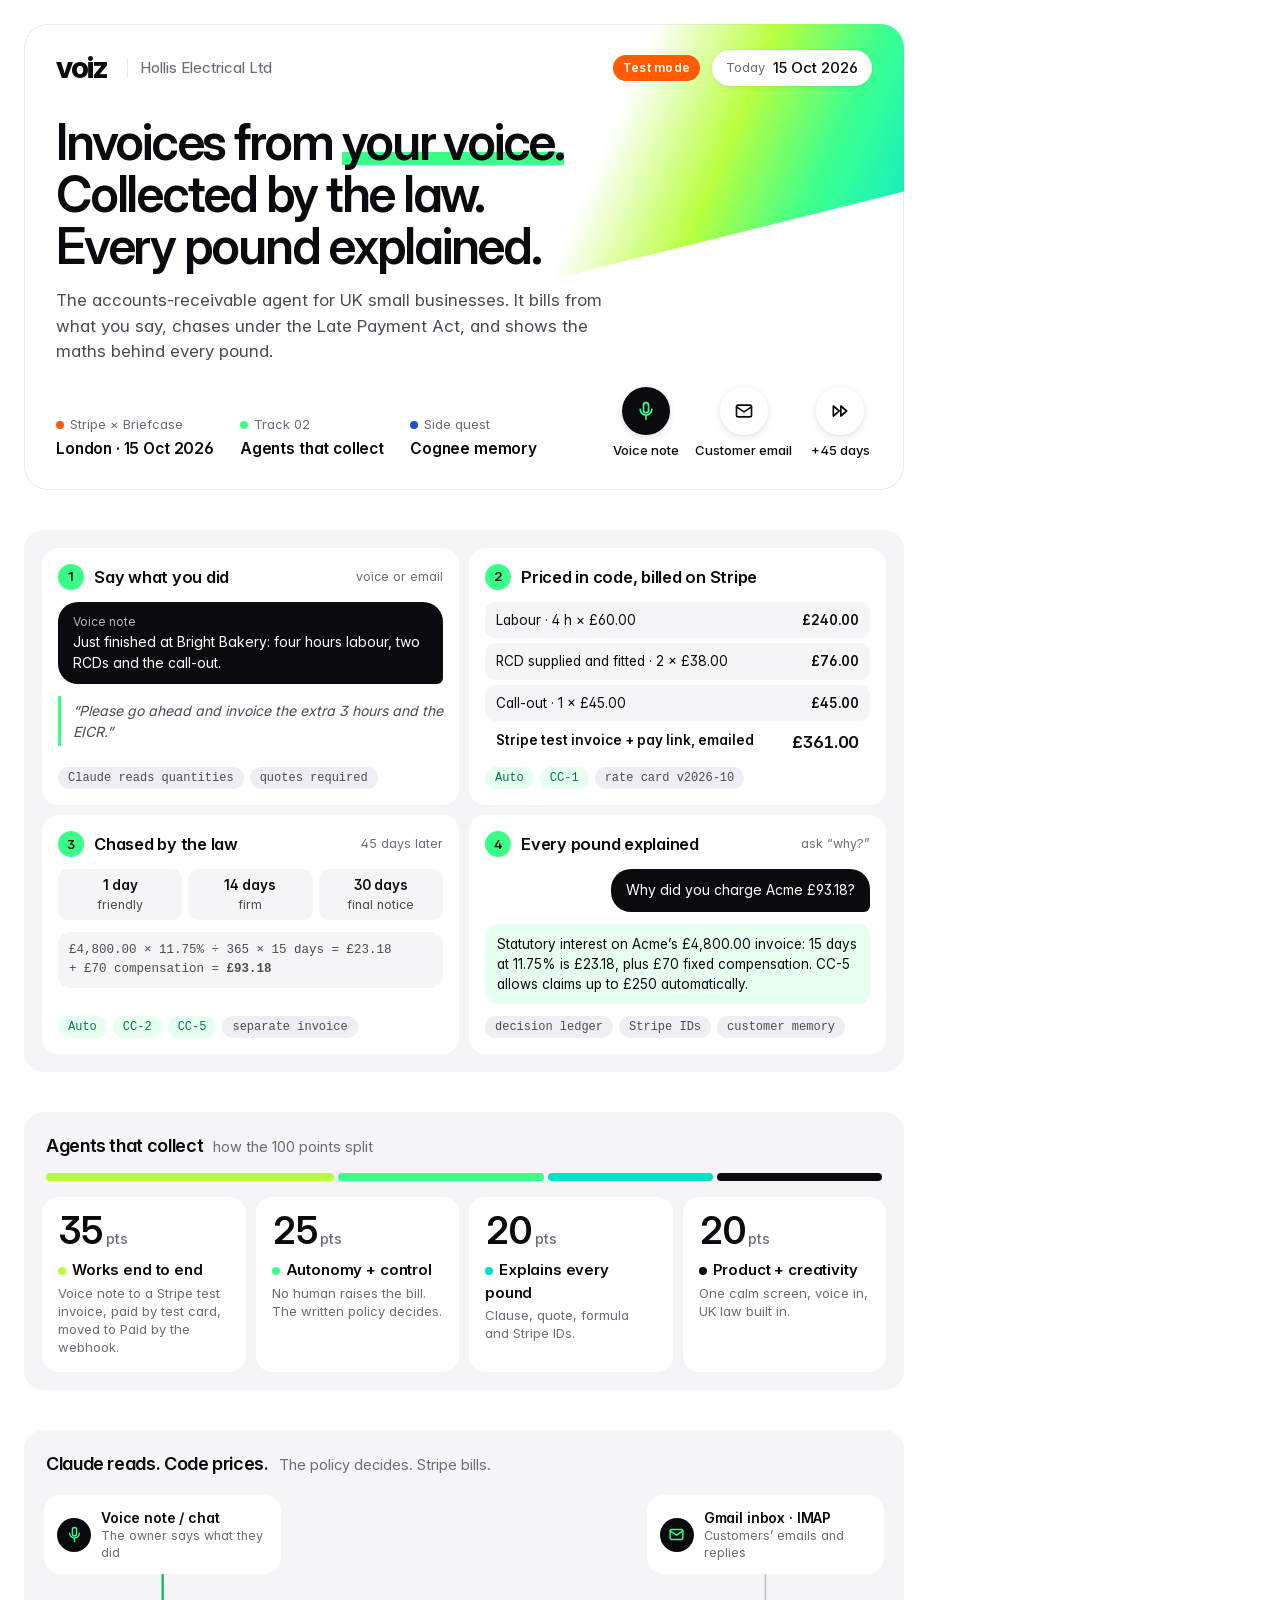
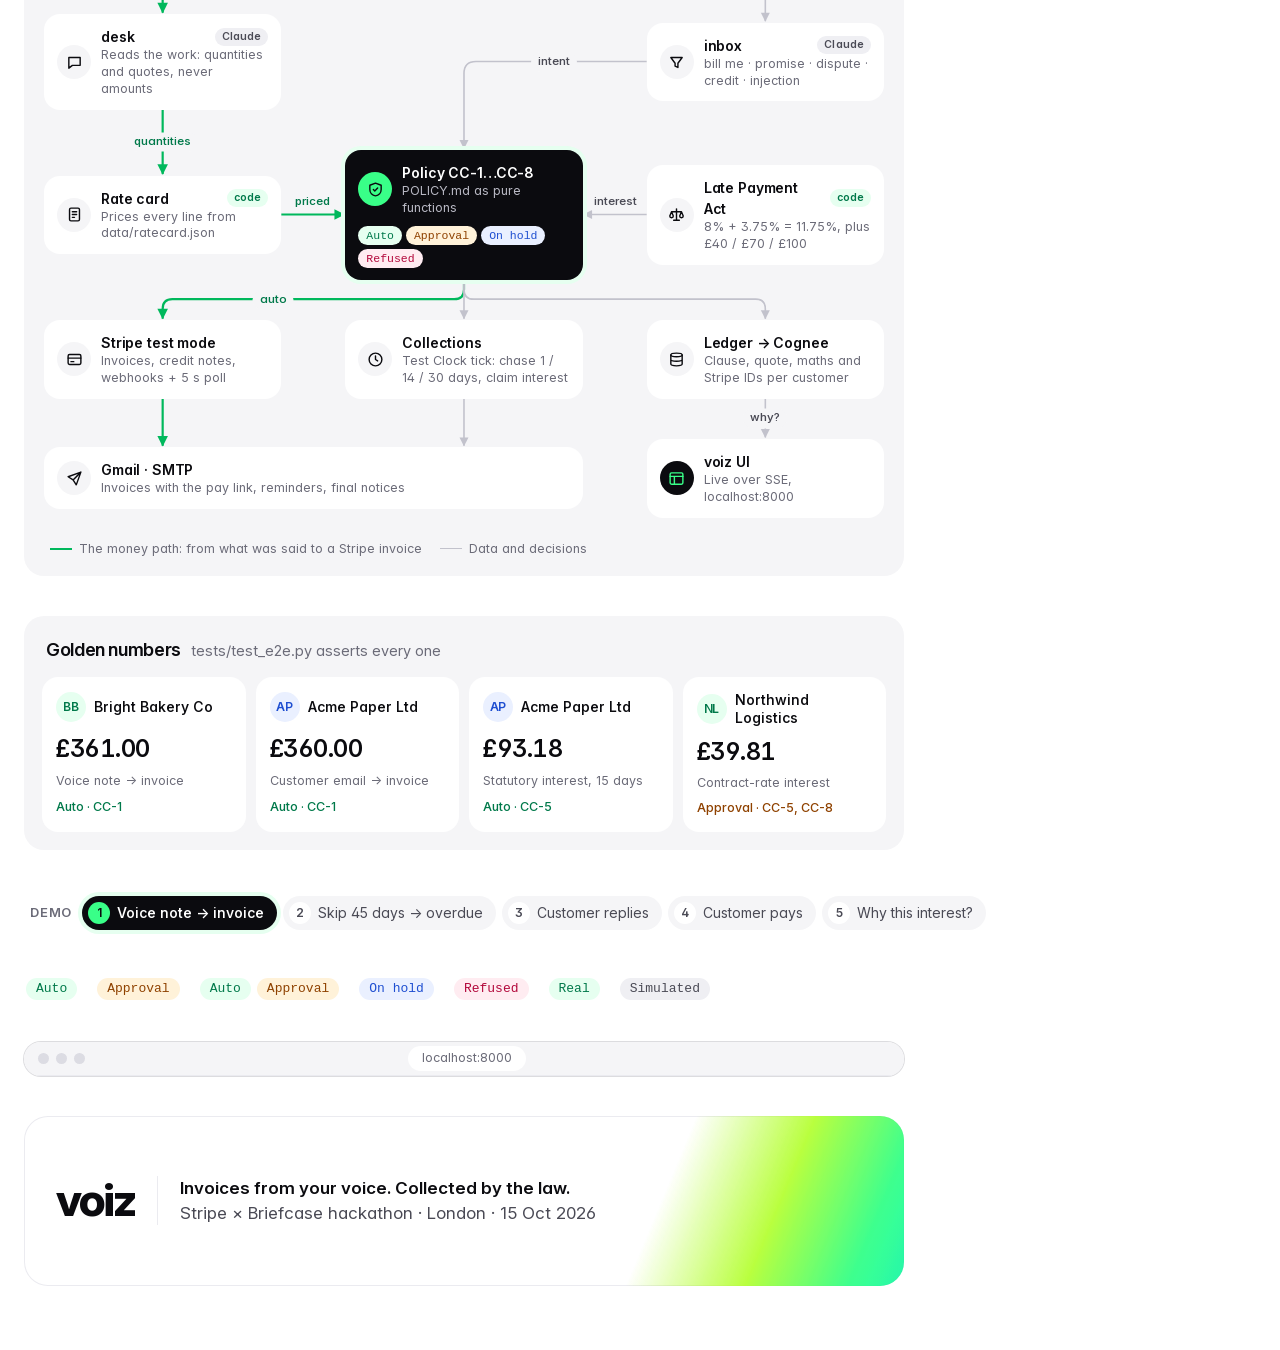
<file: docs/readme/assets.html>
<!doctype html>
<!-- Source of the README art. Every [data-asset] element becomes docs/readme/<name>-light.png and <name>-dark.png
     (or <name>.png for data-single ones) via `python docs/readme/build.py`. Open with ?preview or ?preview&theme=dark to look. -->
<html lang="en-GB">
<head>
  <meta charset="utf-8">
  <title>voiz README art</title>
  <link rel="stylesheet" href="../../web/styles.css">
  <link rel="stylesheet" href="assets.css">
  <script>
    const q = new URLSearchParams(location.search);
    if (q.get("theme") === "dark") document.documentElement.classList.add("dark");
    if (q.has("preview")) document.documentElement.classList.add("preview");
  </script>
</head>
<body>

<!-- ============ hero ============ -->
<section class="asset block card hero-card" data-asset="hero">
  <div class="ribbon-art"></div>
  <div class="hero-bar">
    <span class="wordmark">voiz</span><span class="biz">Hollis Electrical Ltd</span>
    <span class="grow"></span>
    <span class="test">Test mode</span>
    <span class="clock-pill"><small>Today</small>15 Oct 2026</span>
  </div>
  <div class="hero-copy">
    <h1 class="hero-title"><span>Invoices from <span class="lit">your voice.</span></span><span>Collected by the law.</span><span>Every pound explained.</span></h1>
    <p class="hero-sub">The accounts-receivable agent for UK small businesses. It bills from what you say, chases under the Late Payment Act, and shows the maths behind every pound.</p>
  </div>
  <div class="hero-foot">
    <div class="facts">
      <div class="fact"><div class="stat-label"><i style="background:var(--test)"></i>Stripe × Briefcase</div><b>London · 15 Oct 2026</b></div>
      <div class="fact"><div class="stat-label"><i style="background:var(--neon)"></i>Track 02</div><b>Agents that collect</b></div>
      <div class="fact"><div class="stat-label"><i style="background:var(--blue)"></i>Side quest</div><b>Cognee memory</b></div>
    </div>
    <div class="actions">
      <span class="act primary"><span class="act-ic"><svg viewBox="0 0 24 24" fill="none" stroke="currentColor" stroke-width="2" stroke-linecap="round"><rect x="9" y="2" width="6" height="12" rx="3"/><path d="M5 10a7 7 0 0 0 14 0M12 17v5"/></svg></span>Voice note</span>
      <span class="act"><span class="act-ic"><svg viewBox="0 0 24 24" fill="none" stroke="currentColor" stroke-width="2" stroke-linecap="round" stroke-linejoin="round"><rect x="3" y="5" width="18" height="14" rx="2"/><path d="m3 7 9 6 9-6"/></svg></span>Customer email</span>
      <span class="act"><span class="act-ic"><svg viewBox="0 0 24 24" fill="none" stroke="currentColor" stroke-width="2" stroke-linecap="round" stroke-linejoin="round"><path d="m4 6 7 6-7 6zM13 6l7 6-7 6z"/></svg></span>+45 days</span>
    </div>
  </div>
</section>

<!-- ============ four moves ============ -->
<section class="asset block sheet" data-asset="moves">
  <div class="moves">
    <div class="move">
      <div class="move-head"><span class="step-n">1</span><h3>Say what you did</h3><small>voice or email</small></div>
      <div class="msg user"><small>Voice note</small>Just finished at Bright Bakery: four hours labour, two RCDs and the call-out.</div>
      <div class="quote">“Please go ahead and invoice the extra 3 hours and the EICR.”</div>
      <div class="chips"><span class="chip">Claude reads quantities</span><span class="chip">quotes required</span></div>
    </div>
    <div class="move">
      <div class="move-head"><span class="step-n">2</span><h3>Priced in code, billed on Stripe</h3></div>
      <div class="lines">
        <div class="line"><span>Labour · 4 h × £60.00</span><span>£240.00</span></div>
        <div class="line"><span>RCD supplied and fitted · 2 × £38.00</span><span>£76.00</span></div>
        <div class="line"><span>Call-out · 1 × £45.00</span><span>£45.00</span></div>
        <div class="line total"><span>Stripe test invoice + pay link, emailed</span><span>£361.00</span></div>
      </div>
      <div class="chips"><span class="chip auto">Auto</span><span class="chip auto">CC-1</span><span class="chip">rate card v2026-10</span></div>
    </div>
    <div class="move">
      <div class="move-head"><span class="step-n">3</span><h3>Chased by the law</h3><small>45 days later</small></div>
      <div class="ladder"><span><b>1 day</b>friendly</span><span><b>14 days</b>firm</span><span><b>30 days</b>final notice</span></div>
      <div class="formula">£4,800.00 × 11.75% ÷ 365 × 15 days = £23.18<br>+ £70 compensation = <b>£93.18</b></div>
      <div class="chips"><span class="chip auto">Auto</span><span class="chip auto">CC-2</span><span class="chip auto">CC-5</span><span class="chip">separate invoice</span></div>
    </div>
    <div class="move">
      <div class="move-head"><span class="step-n">4</span><h3>Every pound explained</h3><small>ask “why?”</small></div>
      <div class="msg user">Why did you charge Acme £93.18?</div>
      <div class="answer">Statutory interest on Acme’s £4,800.00 invoice: 15 days at 11.75% is £23.18, plus £70 fixed compensation. CC-5 allows claims up to £250 automatically.</div>
      <div class="chips"><span class="chip">decision ledger</span><span class="chip">Stripe IDs</span><span class="chip">customer memory</span></div>
    </div>
  </div>
</section>

<!-- ============ Track 02 scorecard ============ -->
<section class="asset block sheet" data-asset="scorecard">
  <div class="sheet-head"><h2>Agents that collect</h2><span class="d-sub">how the 100 points split</span></div>
  <div class="score-bar"><i style="flex:35;background:#B6FF3B"></i><i style="flex:25;background:var(--neon)"></i><i style="flex:20;background:#00E0C6"></i><i style="flex:20;background:var(--ink)"></i></div>
  <div class="scores">
    <div class="score"><div class="score-n">35<small>pts</small></div><h3><i class="dot" style="background:#B6FF3B"></i>Works end to end</h3><p>Voice note to a Stripe test invoice, paid by test card, moved to Paid by the webhook.</p></div>
    <div class="score"><div class="score-n">25<small>pts</small></div><h3><i class="dot" style="background:var(--neon)"></i>Autonomy + control</h3><p>No human raises the bill. The written policy decides.</p></div>
    <div class="score"><div class="score-n">20<small>pts</small></div><h3><i class="dot" style="background:#00E0C6"></i>Explains every pound</h3><p>Clause, quote, formula and Stripe IDs.</p></div>
    <div class="score"><div class="score-n">20<small>pts</small></div><h3><i class="dot" style="background:var(--ink)"></i>Product + creativity</h3><p>One calm screen, voice in, UK law built in.</p></div>
  </div>
</section>

<!-- ============ architecture ============ -->
<section class="asset block sheet arch" data-asset="architecture">
  <div class="sheet-head"><h2>Claude reads. Code prices.</h2><span class="d-sub">The policy decides. Stripe bills.</span></div>
  <div class="arch-grid" id="arch">
    <div class="node src" id="n-voice" style="grid-area:voice"><span class="ic"><svg viewBox="0 0 24 24" fill="none" stroke="currentColor" stroke-width="2" stroke-linecap="round"><rect x="9" y="2" width="6" height="12" rx="3"/><path d="M5 10a7 7 0 0 0 14 0M12 17v5"/></svg></span><b>Voice note / chat</b><span class="sub">The owner says what they did</span></div>
    <div class="node src" id="n-mail" style="grid-area:mail"><span class="ic"><svg viewBox="0 0 24 24" fill="none" stroke="currentColor" stroke-width="2" stroke-linecap="round" stroke-linejoin="round"><rect x="3" y="5" width="18" height="14" rx="2"/><path d="m3 7 9 6 9-6"/></svg></span><b>Gmail inbox · IMAP</b><span class="sub">Customers’ emails and replies</span></div>
    <div class="node" id="n-desk" style="grid-area:desk"><span class="ic"><svg viewBox="0 0 24 24" fill="none" stroke="currentColor" stroke-width="2" stroke-linecap="round" stroke-linejoin="round"><path d="M4 5h16v11H9l-5 4z"/></svg></span><b>desk <em class="tag claude">Claude</em></b><span class="sub">Reads the work: quantities and quotes, never amounts</span></div>
    <div class="node" id="n-inbox" style="grid-area:inbox"><span class="ic"><svg viewBox="0 0 24 24" fill="none" stroke="currentColor" stroke-width="2" stroke-linecap="round" stroke-linejoin="round"><path d="M4 5h16l-6 8v6l-4-2v-4z"/></svg></span><b>inbox <em class="tag claude">Claude</em></b><span class="sub">bill me · promise · dispute · credit · injection</span></div>
    <div class="node" id="n-rate" style="grid-area:rate"><span class="ic"><svg viewBox="0 0 24 24" fill="none" stroke="currentColor" stroke-width="2" stroke-linecap="round" stroke-linejoin="round"><rect x="5" y="3" width="14" height="18" rx="2"/><path d="M9 8h6M9 12h6M9 16h3"/></svg></span><b>Rate card <em class="tag code">code</em></b><span class="sub">Prices every line from data/ratecard.json</span></div>
    <div class="node policy" id="n-policy" style="grid-area:policy"><span class="ic"><svg viewBox="0 0 24 24" fill="none" stroke="currentColor" stroke-width="2" stroke-linecap="round" stroke-linejoin="round"><path d="M12 3 4 6v6c0 4.5 3.4 8.3 8 9 4.6-.7 8-4.5 8-9V6z"/><path d="m9 12 2 2 4-4"/></svg></span><b>Policy CC-1…CC-8</b><span class="sub">POLICY.md as pure functions</span>
      <div class="outs"><span class="chip auto">Auto</span><span class="chip needs_approval">Approval</span><span class="chip hold">On hold</span><span class="chip deny">Refused</span></div></div>
    <div class="node" id="n-law" style="grid-area:law"><span class="ic"><svg viewBox="0 0 24 24" fill="none" stroke="currentColor" stroke-width="2" stroke-linecap="round" stroke-linejoin="round"><path d="M12 4v16M8 20h8M5 8h14M5 8l-2.5 6a2.5 2.5 0 0 0 5 0zM19 8l-2.5 6a2.5 2.5 0 0 0 5 0z"/></svg></span><b>Late Payment Act <em class="tag code">code</em></b><span class="sub">8% + 3.75% = 11.75%, plus £40 / £70 / £100</span></div>
    <div class="node" id="n-stripe" style="grid-area:stripe"><span class="ic"><svg viewBox="0 0 24 24" fill="none" stroke="currentColor" stroke-width="2" stroke-linecap="round" stroke-linejoin="round"><rect x="3" y="5" width="18" height="14" rx="2"/><path d="M3 10h18M7 15h4"/></svg></span><b>Stripe test mode</b><span class="sub">Invoices, credit notes, webhooks + 5 s poll</span></div>
    <div class="node" id="n-collect" style="grid-area:collect"><span class="ic"><svg viewBox="0 0 24 24" fill="none" stroke="currentColor" stroke-width="2" stroke-linecap="round" stroke-linejoin="round"><circle cx="12" cy="12" r="9"/><path d="M12 7v5l3 2"/></svg></span><b>Collections</b><span class="sub">Test Clock tick: chase 1 / 14 / 30 days, claim interest</span></div>
    <div class="node" id="n-ledger" style="grid-area:ledger"><span class="ic"><svg viewBox="0 0 24 24" fill="none" stroke="currentColor" stroke-width="2" stroke-linecap="round" stroke-linejoin="round"><ellipse cx="12" cy="5.5" rx="8" ry="2.5"/><path d="M4 5.5v13c0 1.4 3.6 2.5 8 2.5s8-1.1 8-2.5v-13M4 12c0 1.4 3.6 2.5 8 2.5s8-1.1 8-2.5"/></svg></span><b>Ledger → Cognee</b><span class="sub">Clause, quote, maths and Stripe IDs per customer</span></div>
    <div class="node" id="n-smtp" style="grid-area:smtp"><span class="ic"><svg viewBox="0 0 24 24" fill="none" stroke="currentColor" stroke-width="2" stroke-linecap="round" stroke-linejoin="round"><path d="M21 3 10 14M21 3l-6.5 18-4.5-7-7-4.5z"/></svg></span><b>Gmail · SMTP</b><span class="sub">Invoices with the pay link, reminders, final notices</span></div>
    <div class="node src" id="n-ui" style="grid-area:ui"><span class="ic"><svg viewBox="0 0 24 24" fill="none" stroke="currentColor" stroke-width="2" stroke-linecap="round" stroke-linejoin="round"><rect x="3" y="4" width="18" height="16" rx="2"/><path d="M3 9h18M9 9v11"/></svg></span><b>voiz UI</b><span class="sub">Live over SSE, localhost:8000</span></div>
  </div>
  <svg class="wires" id="wires" aria-hidden="true"></svg>
  <div class="legend"><span><i></i>The money path: from what was said to a Stripe invoice</span><span><i class="cold"></i>Data and decisions</span></div>
</section>

<!-- ============ golden numbers ============ -->
<section class="asset block sheet" data-asset="golden">
  <div class="sheet-head"><h2>Golden numbers</h2><span class="d-sub">tests/test_e2e.py asserts every one</span></div>
  <div class="golden">
    <div class="tile"><span class="tile-top" data-avatar="bright" data-name="Bright Bakery Co"><span class="tile-name">Bright Bakery Co</span></span><span class="tile-amt">£361.00</span><span class="tile-sub">Voice note → invoice</span><span class="st auto">Auto · CC-1</span></div>
    <div class="tile"><span class="tile-top" data-avatar="acme" data-name="Acme Paper Ltd"><span class="tile-name">Acme Paper Ltd</span></span><span class="tile-amt">£360.00</span><span class="tile-sub">Customer email → invoice</span><span class="st auto">Auto · CC-1</span></div>
    <div class="tile"><span class="tile-top" data-avatar="acme" data-name="Acme Paper Ltd"><span class="tile-name">Acme Paper Ltd</span></span><span class="tile-amt">£93.18</span><span class="tile-sub">Statutory interest, 15 days</span><span class="st auto">Auto · CC-5</span></div>
    <div class="tile"><span class="tile-top" data-avatar="northwind" data-name="Northwind Logistics Ltd"><span class="tile-name">Northwind Logistics</span></span><span class="tile-amt">£39.81</span><span class="tile-sub">Contract-rate interest</span><span class="st needs_approval">Approval · CC-5, CC-8</span></div>
  </div>
</section>

<!-- ============ demo strip ============ -->
<div class="asset" data-asset="demo-steps" style="display:inline-block">
  <nav class="demo-art">
    <span class="demo-label">Demo</span>
    <span class="step current"><span class="step-n">1</span>Voice note → invoice</span>
    <span class="step"><span class="step-n">2</span>Skip 45 days → overdue</span>
    <span class="step"><span class="step-n">3</span>Customer replies</span>
    <span class="step"><span class="step-n">4</span>Customer pays</span>
    <span class="step"><span class="step-n">5</span>Why this interest?</span>
  </nav>
</div>

<!-- ============ chips (one variant: they read on light and dark) ============ -->
<div>
  <span class="asset inline chip-art" data-asset="chip-auto" data-single><span class="chip auto">Auto</span></span>
  <span class="asset inline chip-art" data-asset="chip-approval" data-single><span class="chip needs_approval">Approval</span></span>
  <span class="asset inline chip-art" data-asset="chips-auto-approval" data-single><span class="chip auto">Auto</span><span class="chip needs_approval">Approval</span></span>
  <span class="asset inline chip-art" data-asset="chip-hold" data-single><span class="chip hold">On hold</span></span>
  <span class="asset inline chip-art" data-asset="chip-refused" data-single><span class="chip deny">Refused</span></span>
  <span class="asset inline chip-art" data-asset="chip-real" data-single><span class="chip real">Real</span></span>
  <span class="asset inline chip-art" data-asset="chip-simulated" data-single><span class="chip">Simulated</span></span>
</div>

<!-- ============ the real UI ============ -->
<section class="asset block window" data-asset="app" data-single>
  <div class="window-bar"><i></i><i></i><i></i><span class="url">localhost:8000</span></div>
  <img id="app-shot" alt="">
</section>

<!-- ============ footer ============ -->
<section class="asset block card foot-card" data-asset="footer">
  <div class="ribbon-art"></div>
  <span class="wordmark">voiz</span>
  <p><b>Invoices from your voice. Collected by the law.</b><br>Stripe × Briefcase hackathon · London · 15 Oct 2026</p>
</section>

<script>
  // Avatars: the same colour hash as web/app.js, so customers look the same as on the board.
  const PALETTE = [["#E6FFF0", "#00794A"], ["#EAF0FF", "#1F4FD1"], ["#FFF2D9", "#8F4200"], ["#FFECF1", "#B3093C"], ["#F1EAFF", "#5B2DB3"]];
  function initials(name) {
    const w = String(name).replace(/\b(ltd|limited|co|plc|llp)\b\.?/gi, "").trim().split(/\s+/);
    return ((w[0] || "?")[0] + (w[1] ? w[1][0] : "")).toUpperCase();
  }
  document.querySelectorAll("[data-avatar]").forEach((el) => {
    let h = 0;
    for (const ch of el.dataset.avatar) h = (h * 31 + ch.charCodeAt(0)) >>> 0;
    const [bg, fg] = PALETTE[h % PALETTE.length];
    el.insertAdjacentHTML("afterbegin", `<span class="avatar sm" style="background:${bg};color:${fg}">${initials(el.dataset.name)}</span>`);
  });

  // Architecture wires: orthogonal, rounded elbows, measured from the laid-out nodes.
  const EDGES = [
    ["voice", "b", "desk", "t", { hot: true }],
    ["mail", "b", "inbox", "t"],
    ["desk", "b", "rate", "t", { hot: true, label: "quantities", at: .5 }],
    ["rate", "r", "policy", "l", { hot: true, label: "priced", at: .5, dy: -13 }],
    ["law", "l", "policy", "r", { label: "interest", at: .5, dy: -13 }],
    ["inbox", "l", "policy", "t", { label: "intent", at: .35 }],
    ["policy", "b", "stripe", "t", { hot: true, label: "auto", at: .62 }],
    ["policy", "b", "collect", "t"],
    ["policy", "b", "ledger", "t"],
    ["stripe", "b", "smtp", "t", { hot: true }],
    ["collect", "b", "smtp", "t"],
    ["ledger", "b", "ui", "t", { label: "why?", at: .5 }],
  ];
  function anchor(r, side) {
    return side === "b" ? [r.x + r.w / 2, r.y + r.h] : side === "t" ? [r.x + r.w / 2, r.y]
      : side === "l" ? [r.x, r.y + r.h / 2] : [r.x + r.w, r.y + r.h / 2];
  }
  function rounded(pts, rad) {
    let d = `M${pts[0][0]},${pts[0][1]}`;
    for (let i = 1; i < pts.length - 1; i++) {
      const [px, py] = pts[i - 1], [x, y] = pts[i], [nx, ny] = pts[i + 1];
      const r = Math.min(rad, Math.hypot(x - px, y - py) / 2, Math.hypot(nx - x, ny - y) / 2);
      const ax = x - Math.sign(x - px) * r, ay = y - Math.sign(y - py) * r;
      const bx = x + Math.sign(nx - x) * r, by = y + Math.sign(ny - y) * r;
      d += ` L${ax},${ay} Q${x},${y} ${bx},${by}`;
    }
    const [lx, ly] = pts[pts.length - 1];
    return d + ` L${lx},${ly}`;
  }
  function drawWires() {
    const host = document.querySelector(".arch"), svg = document.getElementById("wires");
    const o = host.getBoundingClientRect();
    const box = (id) => { const r = document.getElementById("n-" + id).getBoundingClientRect(); return { x: r.left - o.left, y: r.top - o.top, w: r.width, h: r.height }; };
    const NS = "http://www.w3.org/2000/svg";
    svg.innerHTML = `<defs>
      <marker id="tip" viewBox="0 0 10 10" refX="8.5" refY="5" markerWidth="7" markerHeight="7" orient="auto-start-reverse"><path d="M1 1 9 5 1 9z" style="fill:var(--wire);stroke:none"/></marker>
      <marker id="tip-hot" viewBox="0 0 10 10" refX="8.5" refY="5" markerWidth="6" markerHeight="6" orient="auto-start-reverse"><path d="M1 1 9 5 1 9z" style="fill:var(--wire-hot);stroke:none"/></marker></defs>`;
    for (const [a, sa, b, sb, opt = {}] of EDGES) {
      const A = box(a), B = box(b);
      let [x1, y1] = anchor(A, sa), [x2, y2] = anchor(B, sb);
      if (sa === "b" && sb === "t" && x1 > B.x + 24 && x1 < B.x + B.w - 24) x2 = x1;   // drop straight in when it lands on the node
      y2 -= sb === "t" ? 1 : 0;
      x2 += sb === "r" ? 1 : sb === "l" ? -1 : 0;
      let pts;
      if (sa === "b" && sb === "t") pts = x1 === x2 ? [[x1, y1], [x2, y2]] : [[x1, y1], [x1, (y1 + y2) / 2], [x2, (y1 + y2) / 2], [x2, y2]];
      else if ("lr".includes(sa) && "lr".includes(sb)) pts = Math.abs(y1 - y2) < 1 ? [[x1, y1], [x2, y1]] : [[x1, y1], [(x1 + x2) / 2, y1], [(x1 + x2) / 2, y2], [x2, y2]];
      else pts = [[x1, y1], [x2, y1], [x2, y2]];                                       // one elbow: across, then down
      const p = document.createElementNS(NS, "path");
      p.setAttribute("d", rounded(pts, 12));
      if (opt.hot) p.setAttribute("class", "hot");
      p.setAttribute("marker-end", `url(#${opt.hot ? "tip-hot" : "tip"})`);
      svg.appendChild(p);
      if (opt.label) {
        const at = p.getPointAtLength(p.getTotalLength() * (opt.at ?? .5));
        host.insertAdjacentHTML("beforeend", `<span class="wire-label ${opt.hot ? "hot" : ""}" style="left:${at.x}px;top:${at.y + (opt.dy || 0)}px">${opt.label}</span>`);
      }
    }
  }

  document.fonts.ready.then(() => requestAnimationFrame(() => { drawWires(); window.__ready = true; }));
</script>
</body>
</html>
</file>
<file: web/styles.css>
@font-face {
  font-family: "Inter var";
  src: url("fonts/InterVariable.woff2") format("woff2");
  font-weight: 100 900;
  font-display: swap;
}

:root {
  --bg: #FFFFFF;
  --surface: #F5F5F7;
  --surface-2: #EDEDF1;
  --ink: #0B0B0F;
  --ink-2: #4A4A55;
  --muted: #6B6B78;            /* 5.0:1 on white */
  --line: #EBEBF0;
  --neon: #39FF88;
  --neon-hover: #1FF076;
  --neon-soft: #E6FFF0;
  --green: #00794A;            /* green text on white, 5.5:1 */
  --red: #B3093C;   --red-bg: #FFECF1;
  --amber: #8F4200; --amber-bg: #FFF2D9;
  --blue: #1F4FD1;  --blue-bg: #EAF0FF;
  --grey-bg: #EFEFF3;
  --test: #FF5B00;
  --r-card: 20px; --r-btn: 999px;
  --shadow-sheet: -24px 0 60px -20px rgba(11,11,15,.25);
  --font: "Inter var", Inter, -apple-system, "Segoe UI", system-ui, sans-serif;
  --mono: ui-monospace, "SF Mono", Consolas, monospace;
}

* { box-sizing: border-box; }
html, body { height: 100%; }
body {
  margin: 0; background: var(--bg); color: var(--ink);
  font: 400 16px/1.5 var(--font); font-feature-settings: "cv11", "ss01";
  -webkit-font-smoothing: antialiased;
}
button, input, select, textarea { font: inherit; color: inherit; }
button { cursor: pointer; }
a { color: var(--green); }
:focus-visible { outline: 3px solid var(--ink); outline-offset: 2px; border-radius: 8px; }
.num, .amt { font-variant-numeric: tabular-nums; }
.sr { position: absolute; width: 1px; height: 1px; overflow: hidden; clip: rect(0 0 0 0); white-space: nowrap; }
[hidden] { display: none !important; }

/* ---------- page frame ---------- */
.app { display: grid; grid-template-rows: auto auto 1fr; height: 100vh; max-width: 1240px; margin: 0 auto; padding: 0 28px; }

.bar { display: flex; align-items: center; gap: 14px; height: 68px; }
.brand { display: flex; align-items: center; gap: 10px; font-weight: 650; font-size: 22px; letter-spacing: -0.03em; }
.brand .dot { width: 12px; height: 12px; border-radius: 50%; background: var(--neon); box-shadow: 0 0 0 5px var(--neon-soft); }
.biz { font-weight: 450; font-size: 15px; color: var(--muted); letter-spacing: 0; margin-left: 4px; }
.grow { flex: 1; }
.test { font-size: 12px; font-weight: 600; color: #fff; background: var(--test); border-radius: var(--r-btn); padding: 4px 10px; letter-spacing: .02em; }
.clock-pill { display: inline-flex; align-items: center; gap: 8px; background: var(--surface); border-radius: var(--r-btn); padding: 7px 14px; font-size: 15px; font-weight: 500; }
.clock-pill small { color: var(--muted); font-weight: 400; font-size: 13px; }
.icon-btn { width: 40px; height: 40px; border-radius: 50%; border: 0; background: var(--surface); display: grid; place-items: center; }
.icon-btn:hover { background: var(--surface-2); }
.icon-btn svg { width: 18px; height: 18px; }
.menu { position: absolute; right: 28px; top: 62px; background: #fff; border-radius: 16px; box-shadow: 0 20px 50px -12px rgba(11,11,15,.25), 0 0 0 1px var(--line); padding: 8px; min-width: 260px; z-index: 30; }
.menu button { display: block; width: 100%; text-align: left; border: 0; background: none; padding: 10px 12px; border-radius: 10px; font-size: 15px; }
.menu button:hover { background: var(--surface); }
.menu .status { padding: 8px 12px 6px; font-size: 13px; color: var(--muted); border-top: 1px solid var(--line); margin-top: 6px; display: grid; gap: 4px; }
.menu .status b { color: var(--ink); font-weight: 500; }

/* ---------- hero ---------- */
.hero { display: grid; grid-template-columns: auto 1fr auto; align-items: end; gap: 40px; padding: 14px 0 26px; }
.hero-label { font-size: 15px; color: var(--muted); }
.hero-value { font-size: 52px; font-weight: 600; letter-spacing: -0.04em; line-height: 1.05; font-variant-numeric: tabular-nums; }
.stats { display: flex; gap: 32px; padding-bottom: 6px; }
.stat-label { font-size: 14px; color: var(--muted); display: flex; align-items: center; gap: 6px; }
.stat-label i { width: 8px; height: 8px; border-radius: 50%; display: inline-block; }
.stat-value { font-size: 20px; font-weight: 600; letter-spacing: -0.02em; font-variant-numeric: tabular-nums; }
.flash { animation: flash 1s ease-out; }
@keyframes flash { from { color: var(--green); } to { color: inherit; } }
.actions { display: flex; gap: 18px; }
.act { display: grid; justify-items: center; gap: 6px; border: 0; background: none; padding: 0; font-size: 13px; color: var(--ink-2); min-width: 64px; }
.act-ic { width: 48px; height: 48px; border-radius: 50%; background: var(--surface); display: grid; place-items: center; transition: background .15s, transform .15s; }
.act:hover .act-ic { background: var(--surface-2); }
.act.primary .act-ic { background: var(--neon); }
.act.primary:hover .act-ic { background: var(--neon-hover); }
.act.on .act-ic { background: var(--neon); animation: ring 1.2s ease-out infinite; }
.act:disabled { opacity: .45; cursor: progress; }
.act-ic svg { width: 20px; height: 20px; }
@keyframes ring { from { box-shadow: 0 0 0 0 rgba(57,255,136,.6); } to { box-shadow: 0 0 0 16px rgba(57,255,136,0); } }

/* ---------- columns ---------- */
.cols { display: grid; grid-template-columns: minmax(0, 1fr) 420px; gap: 24px; min-height: 0; padding-bottom: 20px; }
.panel { background: var(--surface); border-radius: var(--r-card); display: flex; flex-direction: column; min-height: 0; }
.panel-head { display: flex; align-items: center; gap: 12px; padding: 18px 20px 12px; }
.panel-head h2 { font-size: 18px; font-weight: 600; letter-spacing: -0.02em; margin: 0; }
.scroll { overflow-y: auto; min-height: 0; flex: 1; padding: 0 12px 14px; }

.seg { display: inline-flex; background: var(--surface-2); border-radius: var(--r-btn); padding: 3px; gap: 2px; }
.seg button { border: 0; background: none; border-radius: var(--r-btn); padding: 6px 13px; font-size: 14px; color: var(--ink-2); white-space: nowrap; }
.seg button[aria-selected="true"] { background: #fff; color: var(--ink); font-weight: 550; box-shadow: 0 1px 3px rgba(11,11,15,.12); }
.seg .n { color: var(--muted); font-weight: 400; margin-left: 3px; }
.side .seg { margin: 14px 14px 8px; align-self: flex-start; }

/* ---------- rows (invoices, activity, mail) ---------- */
.list { list-style: none; margin: 0; padding: 0; display: grid; gap: 2px; }
.row { display: grid; grid-template-columns: 44px minmax(0, 1fr) auto; align-items: center; gap: 14px; width: 100%; border: 0; background: #fff; text-align: left; padding: 12px 14px; border-radius: 16px; transition: background .12s; }
.row:hover { background: #FAFAFB; }
.list li:not(:first-child) .row { margin-top: 2px; }
.avatar { width: 44px; height: 44px; border-radius: 50%; display: grid; place-items: center; font-size: 15px; font-weight: 600; letter-spacing: -0.01em; }
.avatar.sm { width: 36px; height: 36px; font-size: 13px; }
.row-title { display: block; font-weight: 550; font-size: 15.5px; overflow: hidden; text-overflow: ellipsis; white-space: nowrap; }
.row-sub { display: block; font-size: 13.5px; color: var(--muted); overflow: hidden; text-overflow: ellipsis; white-space: nowrap; }
.clamp { white-space: normal; display: -webkit-box; -webkit-line-clamp: 2; -webkit-box-orient: vertical; }
.row-end { text-align: right; }
.row-amt { display: block; font-weight: 600; font-size: 15.5px; font-variant-numeric: tabular-nums; white-space: nowrap; }
.st { display: block; font-size: 13px; font-weight: 500; white-space: nowrap; }
.st.paid, .st.auto { color: var(--green); }
.st.overdue, .st.deny { color: var(--red); }
.st.open, .st.hold { color: var(--blue); }
.st.needs_approval, .st.approval { color: var(--amber); }
.st.none { color: var(--muted); }
.row.glow { animation: glow 1.6s ease-out; }
@keyframes glow { from { box-shadow: 0 0 0 2px var(--neon), 0 0 24px rgba(57,255,136,.5); } to { box-shadow: none; } }
.empty { color: var(--muted); font-size: 14.5px; padding: 18px 10px; text-align: center; }
.group { font-size: 13px; color: var(--muted); padding: 12px 8px 6px; font-weight: 500; }

/* approval cards */
.approve { background: #fff; border-radius: 16px; padding: 14px; margin: 0 0 10px; box-shadow: inset 0 0 0 2px var(--amber-bg); }
.approve-top { display: grid; grid-template-columns: 44px minmax(0, 1fr) auto; gap: 14px; align-items: center; }
.approve p { margin: 10px 0 0; font-size: 14px; color: var(--ink-2); }
.approve .btns { display: flex; gap: 8px; margin-top: 12px; }
.badge { display: inline-block; font-size: 12.5px; font-weight: 550; padding: 2px 9px; border-radius: var(--r-btn); }
.badge.approval { background: var(--amber-bg); color: var(--amber); }

/* buttons */
.btn { border: 0; border-radius: var(--r-btn); padding: 9px 18px; font-size: 15px; font-weight: 550; background: var(--surface-2); color: var(--ink); white-space: nowrap; }
.btn:hover { background: #E2E2E8; }
.btn.primary { background: var(--ink); color: #fff; }
.btn.primary:hover { background: #26262E; }
.btn.neon { background: var(--neon); color: var(--ink); }
.btn.neon:hover { background: var(--neon-hover); }
.btn.sm { padding: 7px 14px; font-size: 14px; }
.btn:disabled { opacity: .5; cursor: progress; }
.linkbtn { border: 0; background: none; color: var(--ink-2); text-decoration: underline; text-underline-offset: 3px; font-size: 14px; padding: 7px 6px; }

/* ---------- assistant ---------- */
.pane { display: flex; flex-direction: column; min-height: 0; flex: 1; }
.chat { display: flex; flex-direction: column; gap: 10px; padding: 6px 4px 10px; }
.msg { max-width: 88%; padding: 11px 15px; border-radius: 20px; font-size: 15px; line-height: 1.45; white-space: pre-wrap; animation: rise .25s ease-out; }
.msg.user { align-self: flex-end; background: var(--ink); color: #fff; border-bottom-right-radius: 6px; }
.msg.user small { display: block; font-size: 12px; opacity: .7; }
.msg.user .voice-prompt { margin-top: 8px; padding-top: 8px; border-top: 1px dashed rgba(255,255,255,.3); color: var(--neon); }
.msg.agent { align-self: flex-start; background: #fff; border-bottom-left-radius: 6px; }
.msg.agent.wait { color: var(--muted); }
.msg .row { margin-top: 10px; background: var(--surface); padding: 10px; }
.hint { color: var(--ink-2); font-size: 15px; padding: 6px 6px 0; }
.hint button { display: block; width: 100%; text-align: left; border: 0; background: #fff; border-radius: 14px; padding: 10px 14px; margin-top: 8px; font-size: 14.5px; }
.hint button:hover { background: #FAFAFB; }
.composer { display: flex; gap: 8px; align-items: center; padding: 10px 14px 14px; }
.composer input { flex: 1; min-width: 0; border: 0; background: #fff; border-radius: var(--r-btn); padding: 12px 18px; font-size: 15px; }
.composer input:focus-visible { outline: 3px solid var(--ink); outline-offset: 0; }
.mic { width: 46px; height: 46px; flex: none; border-radius: 50%; border: 0; background: #fff; display: grid; place-items: center; }
.mic svg { width: 20px; height: 20px; }
.mic.on { background: var(--neon); animation: ring 1.2s ease-out infinite; }
.send { width: 46px; height: 46px; flex: none; border-radius: 50%; border: 0; background: var(--ink); color: #fff; display: grid; place-items: center; }
.send svg { width: 18px; height: 18px; }

/* forms in side panes */
.card-form { background: #fff; border-radius: 16px; padding: 14px; display: grid; gap: 10px; margin-bottom: 10px; }
.card-form label { font-size: 13px; color: var(--muted); display: grid; gap: 4px; }
.card-form input, .card-form select, .card-form textarea { border: 1px solid var(--line); border-radius: 12px; padding: 10px 12px; font-size: 15px; background: #fff; }
.card-form textarea { min-height: 70px; resize: vertical; }
.hit { font-size: 14px; color: var(--ink-2); background: var(--surface); border-radius: 12px; padding: 10px 12px; }

/* ---------- drawer ---------- */
.scrim { position: fixed; inset: 0; background: rgba(11,11,15,.28); z-index: 40; animation: fade .2s ease-out; }
.drawer { position: fixed; top: 0; right: 0; bottom: 0; width: min(520px, 100vw); background: #fff; z-index: 41; box-shadow: var(--shadow-sheet); display: flex; flex-direction: column; animation: slidein .25s cubic-bezier(.2,.8,.2,1); }
.drawer-head { display: flex; align-items: center; gap: 12px; padding: 20px 24px 8px; }
.drawer-body { overflow-y: auto; padding: 8px 24px 28px; }
.d-amount { font-size: 40px; font-weight: 600; letter-spacing: -0.04em; font-variant-numeric: tabular-nums; line-height: 1.1; margin: 4px 0 2px; }
.d-title { font-size: 17px; font-weight: 600; }
.d-sub { color: var(--muted); font-size: 14.5px; }
.d-section { margin-top: 22px; }
.d-section h3 { font-size: 13px; font-weight: 600; color: var(--muted); text-transform: uppercase; letter-spacing: .06em; margin: 0 0 8px; }
.kv { display: grid; grid-template-columns: 130px 1fr; gap: 8px 12px; font-size: 15px; }
.kv dt { color: var(--muted); }
.kv dd { margin: 0; overflow-wrap: anywhere; }
.lines { display: grid; gap: 6px; }
.line { display: flex; gap: 12px; justify-content: space-between; font-size: 14.5px; background: var(--surface); border-radius: 12px; padding: 10px 12px; }
.line span:last-child { font-weight: 600; font-variant-numeric: tabular-nums; white-space: nowrap; }
.formula { font-family: var(--mono); font-size: 13.5px; background: var(--surface); border-radius: 12px; padding: 10px 12px; color: var(--ink-2); line-height: 1.5; }
.quote { border-left: 3px solid var(--neon); padding: 4px 0 4px 12px; color: var(--ink-2); font-style: italic; font-size: 15px; margin: 6px 0; }
.chips { display: flex; flex-wrap: wrap; gap: 6px; }
.chip { font-family: var(--mono); font-size: 13px; border-radius: var(--r-btn); padding: 2px 10px; background: var(--grey-bg); color: var(--ink-2); }
.chip.auto { background: var(--neon-soft); color: var(--green); }
.chip.needs_approval { background: var(--amber-bg); color: var(--amber); }
.chip.hold { background: var(--blue-bg); color: var(--blue); }
.chip.deny { background: var(--red-bg); color: var(--red); }
.answer { font-size: 15.5px; line-height: 1.6; white-space: pre-wrap; background: var(--neon-soft); border-radius: 14px; padding: 14px 16px; }
.answer.wait { background: var(--surface); color: var(--muted); }
.links { display: flex; flex-wrap: wrap; gap: 8px; }
.mailbody { white-space: pre-wrap; font-size: 15px; background: var(--surface); border-radius: 14px; padding: 14px 16px; }

/* ---------- toasts ---------- */
.toasts { position: fixed; left: 50%; bottom: 24px; transform: translateX(-50%); display: grid; gap: 8px; z-index: 60; justify-items: center; }
.toast { background: var(--ink); color: #fff; padding: 12px 20px; border-radius: var(--r-btn); font-size: 15px; box-shadow: 0 12px 30px -10px rgba(11,11,15,.45); animation: rise .25s ease-out; }
.toast.money { background: var(--neon); color: var(--ink); font-weight: 600; }
.toast.error { background: var(--red); }

@keyframes rise { from { opacity: 0; transform: translateY(8px); } to { opacity: 1; transform: none; } }
@keyframes fade { from { opacity: 0; } to { opacity: 1; } }
@keyframes slidein { from { transform: translateX(40px); opacity: 0; } to { transform: none; opacity: 1; } }
@media (prefers-reduced-motion: reduce) { *, *::before, *::after { animation: none !important; transition: none !important; } }

@media (max-width: 1100px) {
  .app { height: auto; padding: 0 16px; }
  .hero { grid-template-columns: 1fr; gap: 16px; align-items: start; }
  .stats { flex-wrap: wrap; gap: 20px; }
  .cols { grid-template-columns: 1fr; }
  .panel { max-height: 80vh; }
  .biz { display: none; }
}

/* ---------- three-column layout: assistant | board | decisions ---------- */
.app { max-width: 1480px; padding: 0 24px; }
.cols.three { grid-template-columns: 320px minmax(0, 1fr) 360px; gap: 18px; }
.cols.three .panel-head { padding: 16px 18px 10px; gap: 10px; }
.board { flex: 1; min-height: 0; display: grid; grid-template-columns: repeat(4, minmax(0, 1fr)); gap: 10px; padding: 0 12px 12px; }
.lane { display: flex; flex-direction: column; min-height: 0; }
.lane-head { display: flex; align-items: center; justify-content: space-between; gap: 6px; padding: 2px 4px 8px; font-size: 14px; font-weight: 600; white-space: nowrap; }
.lane-n { font-size: 12.5px; font-weight: 500; color: var(--muted); background: var(--surface-2); border-radius: var(--r-btn); padding: 1px 8px; }
.lane-body { overflow-y: auto; min-height: 0; flex: 1; display: grid; align-content: start; gap: 8px; padding-bottom: 4px; }
.lane-empty { font-size: 13.5px; color: var(--muted); padding: 10px 4px; }
.tile { display: grid; gap: 4px; width: 100%; border: 0; background: #fff; text-align: left; padding: 12px; border-radius: 16px; transition: background .12s; }
.tile:hover { background: #FAFAFB; }
.tile-top { display: flex; align-items: center; gap: 8px; min-width: 0; }
.tile-name { font-weight: 550; font-size: 14px; line-height: 1.25; display: -webkit-box; -webkit-line-clamp: 2; -webkit-box-orient: vertical; overflow: hidden; }
.tile-amt { font-size: 19px; font-weight: 600; letter-spacing: -0.02em; font-variant-numeric: tabular-nums; margin-top: 4px; }
.tile-sub { font-size: 12.5px; color: var(--muted); white-space: nowrap; overflow: hidden; text-overflow: ellipsis; }
.tile .avatar.sm { width: 30px; height: 30px; font-size: 12px; flex: none; }
.tile.approval { box-shadow: inset 0 0 0 2px var(--amber-bg); cursor: default; }
.tile .btns { display: flex; flex-wrap: wrap; gap: 6px; margin-top: 8px; }
.tile .btn.sm { padding: 6px 12px; font-size: 13.5px; }
.tile.glow { animation: glow 1.6s ease-out; }
.chat .hint button { font-size: 14px; }
@media (max-width: 1100px) { .cols.three { grid-template-columns: 1fr; } .board { grid-template-columns: repeat(2, minmax(0, 1fr)); } }
.cols.three { grid-template-columns: 300px minmax(0, 1fr) 340px; }
.board { grid-template-columns: repeat(3, minmax(0, 1fr)); }
.approvals-strip { display: grid; grid-template-columns: repeat(auto-fill, minmax(260px, 1fr)); gap: 8px; padding: 0 12px; }
.approvals-strip:not(:empty) { padding-bottom: 12px; }
.tile.approval .tile-name { -webkit-line-clamp: 1; }
.side .row { grid-template-columns: 36px minmax(0, 1fr) auto; gap: 12px; padding: 11px 12px; }
.side .row-title { font-size: 14.5px; }

/* ---------- brand + gradient strip ---------- */
body { overflow-x: hidden; }
.ribbon { position: fixed; top: -230px; right: -200px; width: 920px; height: 520px; pointer-events: none; z-index: 0;
  background: linear-gradient(115deg, transparent 30%, #B6FF3B 44%, var(--neon) 56%, #00E0C6 70%, transparent 84%);
  transform: skewY(-14deg); opacity: .9; filter: saturate(1.1); }
.app { position: relative; z-index: 1; }
.brand { gap: 10px; }
.brand .logo { width: 34px; height: 34px; flex: none; }
.wordmark { font-size: 24px; font-weight: 800; letter-spacing: -0.02em; line-height: 1; }
.biz { margin-left: 8px; padding-left: 12px; border-left: 1px solid var(--line); line-height: 20px; }
.act-ic { background: #fff; box-shadow: 0 2px 10px -2px rgba(11,11,15,.18); }
.act:hover .act-ic { background: #fff; transform: translateY(-1px); }
.act.primary .act-ic { background: var(--ink); color: var(--neon); }
.act.primary:hover .act-ic { background: #26262E; }
.act.on .act-ic { background: var(--neon); color: var(--ink); }
.act { color: var(--ink); font-weight: 500; }
.clock-pill, .icon-btn { background: rgba(255,255,255,.85); box-shadow: 0 1px 6px -2px rgba(11,11,15,.15); }
.approvals-strip { grid-template-columns: 1fr; }
.tile.approval .st { white-space: normal; }

/* no visible scrollbars; wheel / trackpad / keyboard scrolling still works */
* { scrollbar-width: none; }
*::-webkit-scrollbar { display: none; width: 0; height: 0; }
@media (max-width: 1100px) { .ribbon { opacity: .5; } }
.wordmark { font-size: 28px; font-weight: 760; letter-spacing: -0.05em; line-height: 1; color: var(--ink); padding-bottom: 3px; }

/* ---------- guided demo steps ---------- */
.demo { display: flex; align-items: center; gap: 6px; padding: 0 0 14px; flex-wrap: wrap; }
.demo-label { font-size: 13px; font-weight: 600; color: var(--muted); text-transform: uppercase; letter-spacing: .06em; margin-right: 4px; }
.step { display: inline-flex; align-items: center; gap: 7px; border: 0; border-radius: var(--r-btn); padding: 6px 13px 6px 6px; font-size: 14px; background: var(--surface); color: var(--ink-2); white-space: nowrap; transition: background .15s; }
.step:hover { background: var(--surface-2); }
.step-n { width: 22px; height: 22px; border-radius: 50%; display: grid; place-items: center; font-size: 12px; font-weight: 600; background: #fff; color: var(--ink-2); }
.step.done { color: var(--green); }
.step.done .step-n { background: var(--neon-soft); color: var(--green); }
.step.current { background: var(--ink); color: #fff; font-weight: 550; box-shadow: 0 0 0 4px var(--neon-soft); }
.step.current .step-n { background: var(--neon); color: var(--ink); }
.step:disabled { opacity: .6; cursor: progress; }
.demo-keys { font-size: 13px; color: var(--muted); }
kbd { font-family: var(--font); font-size: 12px; background: var(--surface); border-radius: 6px; padding: 1px 6px; border: 1px solid var(--line); }
.demo { flex-wrap: nowrap; overflow-x: auto; }
.msg .tile { background: var(--surface); }
.app { grid-template-rows: auto auto auto minmax(0, 1fr); }
.demo { padding: 4px 4px 14px; margin: -4px -4px 0; }
</file>
<file: docs/readme/assets.css>
/* README art. Tokens, font and components come from the UI itself (../../web/styles.css);
   this file only lays them out at README width (880 px) and adds a dark variant for GitHub's dark theme. */

html, body { height: auto; background: transparent; }
body { width: 928px; padding: 24px; overflow: visible; }
html.preview body { background: #FFFFFF; }
html.preview.dark body { background: #0D1117; }

:root {
  --card: #FFFFFF;          /* hero / footer card */
  --card-line: var(--line);
  --tile: #FFFFFF;          /* white tile on a grey panel, as on the board */
  --solid: var(--ink);      /* ink-filled things: user bubble, current step, primary action */
  --on-solid: #FFFFFF;
  --wire: #C2C2CC;
  --wire-hot: #00B85C;
}
html.dark {
  --bg: #0B0B0F;
  --surface: #16161C;
  --surface-2: #22222A;
  --ink: #F5F5F7;
  --ink-2: #C9C9D3;
  --muted: #9A9AA7;
  --line: #26262F;
  --neon-soft: rgba(57, 255, 136, .14);
  --green: #39FF88;
  --red: #FF6B93;   --red-bg: rgba(255, 107, 147, .16);
  --amber: #FFB45E; --amber-bg: rgba(255, 180, 94, .16);
  --blue: #86A8FF;  --blue-bg: rgba(134, 168, 255, .16);
  --grey-bg: #24242C;
  --card: #0B0B0F;
  --card-line: #23232B;
  --tile: #1D1D24;
  --solid: #0B0B0F;
  --on-solid: #FFFFFF;
  --wire: #4A4A55;
  --wire-hot: #39FF88;
}

.asset { margin: 0 0 40px; }
.block { width: 880px; position: relative; }
.inline { display: inline-flex; margin-right: 12px; vertical-align: top; }

/* the site's components, re-pointed at tokens where styles.css hard-codes white or ink */
.tile, .msg.agent, .step-n, .act-ic, .act:hover .act-ic { background: var(--tile); }
.clock-pill { background: var(--tile); box-shadow: 0 1px 6px -2px rgba(11, 11, 15, .15); }
.msg.user, .step.current, .act.primary .act-ic { background: var(--solid); color: var(--on-solid); }
.act.primary .act-ic { color: var(--neon); }
.step.current .step-n { background: var(--neon); color: #0B0B0F; }
html.dark .msg.user, html.dark .act.primary .act-ic, html.dark .step.current { box-shadow: inset 0 0 0 1px #34343F; }
html.dark .step.current { box-shadow: inset 0 0 0 1px #34343F, 0 0 0 4px var(--neon-soft); }
html.dark .act-ic { box-shadow: 0 2px 10px -2px rgba(0, 0, 0, .6); }
.avatar.sm { width: 32px; height: 32px; font-size: 12.5px; flex: none; }

/* ---------- shared card + panel ---------- */
.card { background: var(--card); border-radius: 24px; box-shadow: inset 0 0 0 1px var(--card-line); overflow: hidden; position: relative; isolation: isolate; }
.sheet { background: var(--surface); border-radius: 20px; padding: 18px 18px 18px; }
.sheet-head { display: flex; align-items: baseline; gap: 10px; padding: 2px 4px 14px; }
.sheet-head h2 { font-size: 18px; font-weight: 600; letter-spacing: -0.02em; margin: 0; }
.ribbon-art { position: absolute; pointer-events: none; z-index: -1;
  background: linear-gradient(115deg, transparent 30%, #B6FF3B 44%, var(--neon) 56%, #00E0C6 70%, transparent 84%);
  transform: skewY(-14deg); opacity: .9; filter: saturate(1.1); }

/* ---------- hero ---------- */
.hero-card { padding: 22px 32px 30px; min-height: 400px; display: grid; grid-template-rows: auto 1fr auto; }
.hero-card .ribbon-art { top: -290px; right: -330px; width: 760px; height: 470px; }
.hero-bar { display: flex; align-items: center; gap: 12px; height: 44px; }
.hero-bar .grow { flex: 1; }
.hero-bar .wordmark { font-size: 30px; }
.hero-copy { align-self: center; padding: 26px 0 22px; }
.hero-title { font-size: 50px; font-weight: 600; letter-spacing: -0.045em; line-height: 1.04; margin: 0; }
.hero-title span { display: block; }
.hero-title .lit { background: linear-gradient(transparent 66%, var(--neon) 66%, var(--neon) 88%, transparent 88%); display: inline; }
html.dark .hero-title .lit { background: none; color: var(--neon); }
.hero-sub { font-size: 17px; line-height: 1.5; color: var(--ink-2); margin: 16px 0 0; max-width: 560px; }
.hero-foot { display: flex; align-items: flex-end; gap: 24px; }
.hero-foot .facts { display: flex; gap: 26px; flex: 1; }
.hero-foot .fact .stat-label { font-size: 13px; }
.hero-foot .fact b { display: block; font-size: 15.5px; font-weight: 600; letter-spacing: -0.01em; margin-top: 2px; }
.hero-foot .actions { gap: 16px; }

/* ---------- four moves ---------- */
.moves { display: grid; grid-template-columns: 1fr 1fr; gap: 10px; }
.move { background: var(--tile); border-radius: 16px; padding: 16px 16px 16px; display: flex; flex-direction: column; gap: 12px; min-height: 236px; }
.move-head { display: flex; align-items: center; gap: 10px; }
.move-head .step-n { width: 26px; height: 26px; font-size: 13px; background: var(--neon); color: #0B0B0F; flex: none; }
.move-head h3 { font-size: 16.5px; font-weight: 600; letter-spacing: -0.015em; margin: 0; }
.move-head small { margin-left: auto; font-size: 12.5px; color: var(--muted); }
.move .msg { max-width: none; font-size: 14px; animation: none; white-space: normal; }
.move .msg.user small { margin-bottom: 2px; }
.move .msg.agent { background: var(--surface); }
.move .lines { gap: 5px; }
.move .line { font-size: 13.5px; padding: 8px 11px; border-radius: 10px; }
.move .line.total { background: none; padding: 4px 11px 0; font-weight: 600; }
.move .line.total span:last-child { font-size: 17px; letter-spacing: -0.02em; }
.move .formula { font-size: 12.5px; padding: 9px 11px; }
.move .answer { font-size: 13.5px; line-height: 1.5; padding: 10px 12px; white-space: normal; border-radius: 12px; }
.move .quote { font-size: 14px; margin: 0; }
.move .chips { margin-top: auto; }
.move .chip { font-size: 12px; }
.ladder { display: flex; gap: 6px; }
.ladder span { flex: 1; font-size: 12.5px; text-align: center; border-radius: 10px; padding: 6px 4px; background: var(--surface); color: var(--ink-2); }
.ladder span b { display: block; font-size: 13.5px; color: var(--ink); font-weight: 600; }

/* ---------- scorecard ---------- */
.score-bar { display: flex; gap: 4px; height: 8px; margin: 0 4px 16px; }
.score-bar i { border-radius: 999px; }
.scores { display: grid; grid-template-columns: repeat(4, minmax(0, 1fr)); gap: 10px; }
.score { background: var(--tile); border-radius: 16px; padding: 14px 16px 16px; }
.score-n { font-size: 38px; font-weight: 600; letter-spacing: -0.04em; line-height: 1.05; font-variant-numeric: tabular-nums; }
.score-n small { font-size: 14px; font-weight: 500; color: var(--muted); letter-spacing: 0; margin-left: 3px; }
.score h3 { font-size: 15px; font-weight: 600; letter-spacing: -0.01em; margin: 8px 0 2px; }
.score p { font-size: 13px; color: var(--muted); margin: 0; line-height: 1.4; }
.dot { width: 8px; height: 8px; border-radius: 50%; display: inline-block; margin-right: 6px; }

/* ---------- architecture ---------- */
.arch { position: relative; }
.arch-grid { position: relative; z-index: 1; display: grid; grid-template-columns: repeat(3, minmax(0, 1fr)); column-gap: 64px; row-gap: 40px; align-items: center;
  grid-template-areas: "voice . mail" "desk . inbox" "rate policy law" "stripe collect ledger" "smtp smtp ui"; padding: 4px 2px 6px; }
.node { background: var(--tile); border-radius: 16px; padding: 12px 13px; display: grid; grid-template-columns: auto minmax(0, 1fr); column-gap: 10px; align-items: center; align-content: center; }
.node .ic { width: 34px; height: 34px; border-radius: 50%; background: var(--surface); display: grid; place-items: center; grid-row: span 2; color: var(--ink); }
.node .ic svg { width: 17px; height: 17px; }
.node b { font-size: 14px; font-weight: 600; letter-spacing: -0.01em; display: flex; align-items: center; gap: 6px; }
.node .sub { font-size: 12.5px; color: var(--muted); line-height: 1.35; }
.node .tag { font-style: normal; margin-left: auto; font-size: 10.5px; font-weight: 600; border-radius: 999px; padding: 1px 7px; letter-spacing: .01em; }
.tag.claude { background: var(--grey-bg); color: var(--ink-2); }
.tag.code { background: var(--neon-soft); color: var(--green); }
.node.policy { background: var(--solid); color: var(--on-solid); box-shadow: 0 0 0 4px var(--neon-soft); }
html.dark .node.policy { box-shadow: inset 0 0 0 1px #34343F, 0 0 0 4px var(--neon-soft); }
.node.policy .ic { background: var(--neon); color: #0B0B0F; }
.node.policy .sub { color: #B9B9C4; }
.node.policy .outs { grid-column: 1 / -1; display: flex; flex-wrap: wrap; gap: 4px; margin-top: 9px; }
.node.policy .outs .chip { font-size: 11.5px; padding: 1px 8px; }
.node.src .ic { background: var(--solid); color: var(--neon); }
html.dark .node.src .ic { box-shadow: inset 0 0 0 1px #34343F; }
.wires { position: absolute; inset: 0; width: 100%; height: 100%; z-index: 0; overflow: visible; }
.wires path { fill: none; stroke: var(--wire); stroke-width: 1.6; }
.wires path.hot { stroke: var(--wire-hot); stroke-width: 2.2; }
.wire-label { position: absolute; z-index: 2; transform: translate(-50%, -50%); font-size: 11.5px; font-weight: 550; color: var(--ink-2);
  background: var(--surface); padding: 1px 7px; border-radius: 999px; white-space: nowrap; }
.wire-label.hot { color: var(--green); }
.legend { display: flex; gap: 18px; padding: 16px 8px 0; font-size: 12.5px; color: var(--muted); }
.legend span { display: inline-flex; align-items: center; gap: 7px; }
.legend i { width: 22px; height: 0; border-top: 2.2px solid var(--wire-hot); display: inline-block; }
.legend i.cold { border-top: 1.6px solid var(--wire); }

/* ---------- golden numbers ---------- */
.golden { display: grid; grid-template-columns: repeat(4, minmax(0, 1fr)); gap: 10px; }
.golden .tile { padding: 14px; cursor: default; }
.golden .tile-amt { font-size: 24px; }
.golden .st { font-size: 12.5px; margin-top: 2px; }

/* ---------- demo strip ---------- */
.demo-art { display: inline-flex; align-items: center; gap: 6px; padding: 6px; white-space: nowrap; }
.demo-art .step { font-size: 14px; }

/* ---------- chips used inline in tables ---------- */
.chip-art { display: inline-flex; gap: 6px; padding: 2px; line-height: 1; }
.chip-art .chip { font-size: 13px; line-height: 18px; padding: 2px 10px; display: inline-block; }
.chip.real { background: var(--neon-soft); color: var(--green); }

/* ---------- app screenshot in a window ---------- */
.window { border-radius: 18px; overflow: hidden; background: #FFFFFF; box-shadow: 0 0 0 1px rgba(128, 128, 140, .28); }
.window-bar { height: 34px; display: flex; align-items: center; gap: 7px; padding: 0 14px; background: #F5F5F7; border-bottom: 1px solid #EBEBF0; }
.window-bar i { width: 11px; height: 11px; border-radius: 50%; background: #DCDCE3; }
.window-bar .url { margin: 0 auto; transform: translateX(-24px); font-size: 12.5px; color: #6B6B78; background: #FFFFFF; border-radius: 999px; padding: 3px 14px; }
.window img { display: block; width: 100%; }

/* ---------- footer ---------- */
.foot-card { padding: 30px 32px; min-height: 170px; display: flex; align-items: center; gap: 22px; }
.foot-card .ribbon-art { top: -250px; right: -360px; width: 760px; height: 420px; }
.foot-card .wordmark { font-size: 46px; }
.foot-card p { margin: 0; font-size: 17px; color: var(--ink-2); line-height: 1.45; border-left: 1px solid var(--line); padding-left: 22px; }
.foot-card p b { color: var(--ink); font-weight: 600; }
</file>
